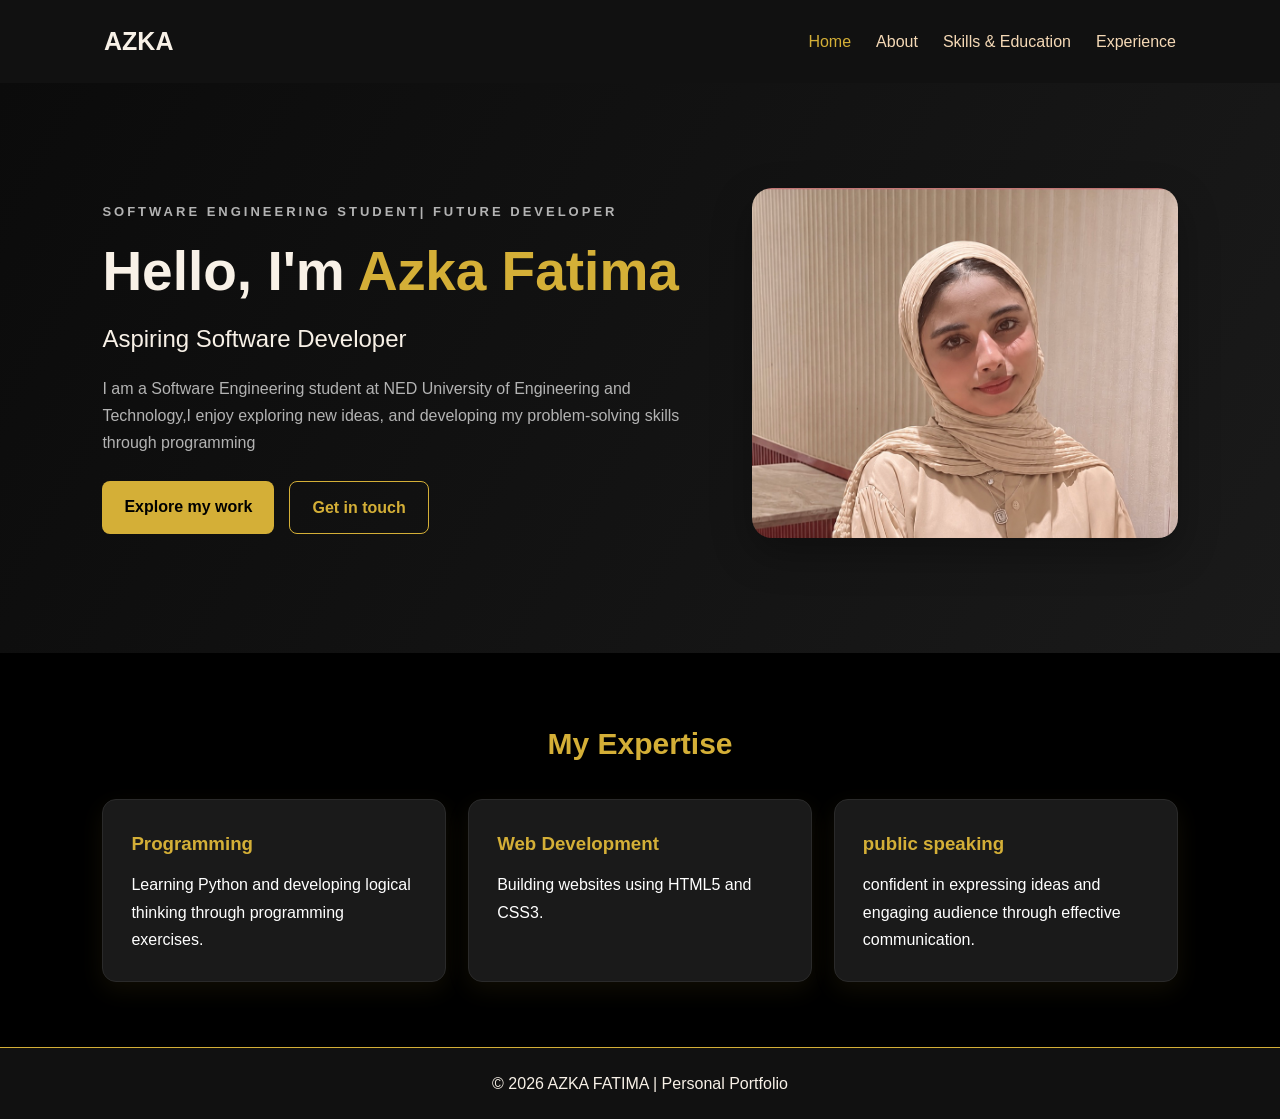
<file: index.html>
<!DOCTYPE html>
<html lang="en">
    <head>
        <meta charset="UTF-8">
        <meta name="viewport" content="width=device-width, initial-scale=1.0">
        <title>Azka| Portfolio</title>
        <link rel="stylesheet" href="style.css">
    </head>
<body>

<header>
    <nav class="navbar">
        <a href="index.html" class="logo">AZKA</a>

        <button class="menu-toggle">☰</button>

        <ul class="nav-links">
            <li><a class="active" href="index.html">Home</a></li>
            <li><a href="about.html">About</a></li>
            <li><a href="skills.html">Skills & Education</a></li>
            <li><a href="experience.html">Experience</a></li>
        </ul>
    </nav>
</header>
<section class="hero">
    <div class="hero-content">
        <p class="subtitle">SOFTWARE ENGINEERING STUDENT| FUTURE DEVELOPER</p>

        <h1>Hello, I'm <span>Azka Fatima</span></h1>
        

        <h2>Aspiring Software Developer</h2>

        <p>
            I am a Software Engineering student at NED University
            of Engineering and Technology,I enjoy exploring new ideas,
            and developing my problem-solving skills through programming
        </p>

        <div class="hero-buttons">
            <a href="about.html" class="btn">Explore my work</a>
            <a href="mailto:azkafatima2222008@gmail.com" class="btn secondary">
                Get in touch
            </a>
        </div>
    </div>

    <div class="hero-image">
        <img src="portfoliopic/IMG_3433.PNG"
             alt="Azka Fatima">
    </div>
</section>

<section class="section">
    <h2>My Expertise</h2>

    <div class="cards">
        <div class="card">
            <h3>Programming</h3>
            <p>Learning Python and developing logical thinking
            through programming exercises.</p>
        </div>

        <div class="card">
            <h3>Web Development</h3>
            <p>Building websites using HTML5 and CSS3.</p>
        </div>

        <div class="card">
            <h3>public speaking</h3>
            <p>confident in expressing ideas and engaging audience through effective communication.</p>
        </div>
    </div>
</section>

<footer>
    <p>©️ 2026 AZKA FATIMA | Personal Portfolio</p>
</footer>

<script src="script.js"></script>
</body>
</html>
</file>
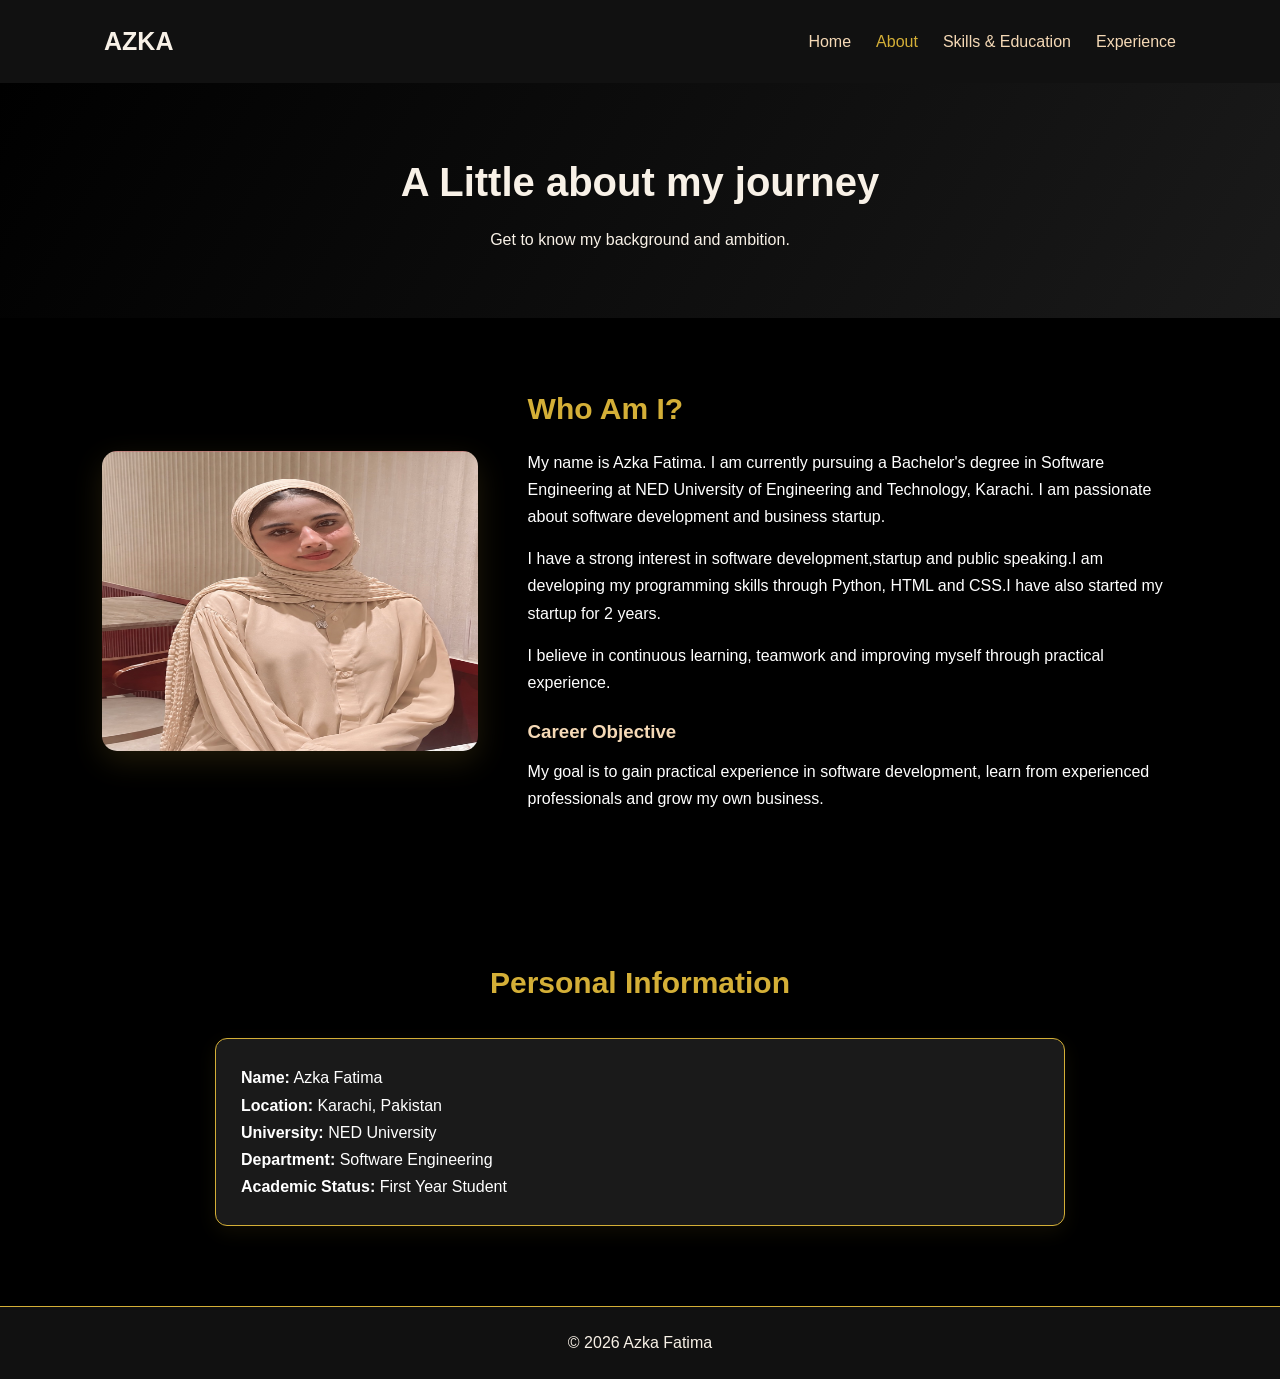
<file: about.html>
<!DOCTYPE html>
<html lang="en">
<head>
    <meta charset="UTF-8">
    <meta name="viewport" content="width=device-width, initial-scale=1.0">
    <title>About Me | Azka</title>
    <link rel="stylesheet" href="style.css">
</head>
<body>

<header>
    <nav class="navbar">
        <a href="index.html" class="logo">AZKA</a>
        <button class="menu-toggle" aria-label="Toggle menu">☰</button>
        <ul class="nav-links">
            <li><a href="index.html">Home</a></li>
            <li><a class="active" href="about.html">About</a></li>
            <li><a href="skills.html">Skills & Education</a></li>
            <li><a href="experience.html">Experience</a></li>
        </ul>
    </nav>
</header>

<section class="page-heading">
    <h1>A Little about my journey</h1>
    <p>Get to know my background and ambition.</p>
</section>

<section class="section about-section">

    <div class="about-image">
        <img src="portfoliopic/IMG_3433.PNG" alt="Azka Fatima">
    </div>

    <div class="about-content">
        <h2>Who Am I?</h2>

        <p>
            My name is Azka Fatima. I am currently pursuing
            a Bachelor's degree in Software Engineering at
            NED University of Engineering and Technology, Karachi. I am
            passionate about software development and business startup.
        </p>

        <p>
            I have a strong interest in software
            development,startup and public speaking.I am developing my programming skills
            through Python, HTML and CSS.I have also started my startup for 2 years.
        </p>

        <p>
            I believe in continuous learning, teamwork and
            improving myself through practical experience.
        </p>

        <h3>Career Objective</h3>

        <p>
            My goal is to gain practical experience in software
            development, learn from experienced professionals
            and grow my own business.
        </p>
    </div>

</section>

<section class="section">
    <h2>Personal Information</h2>

    <div class="info-box">
        <p><strong>Name:</strong> Azka Fatima</p>
        <p><strong>Location:</strong> Karachi, Pakistan</p>
        <p><strong>University:</strong> NED University</p>
        <p><strong>Department:</strong> Software Engineering</p>
        <p><strong>Academic Status:</strong> First Year Student</p>
    </div>
</section>

<footer>
    <p>©️ 2026 Azka Fatima</p>
</footer>

<script src="script.js"></script>
</body>
</html>
</file>
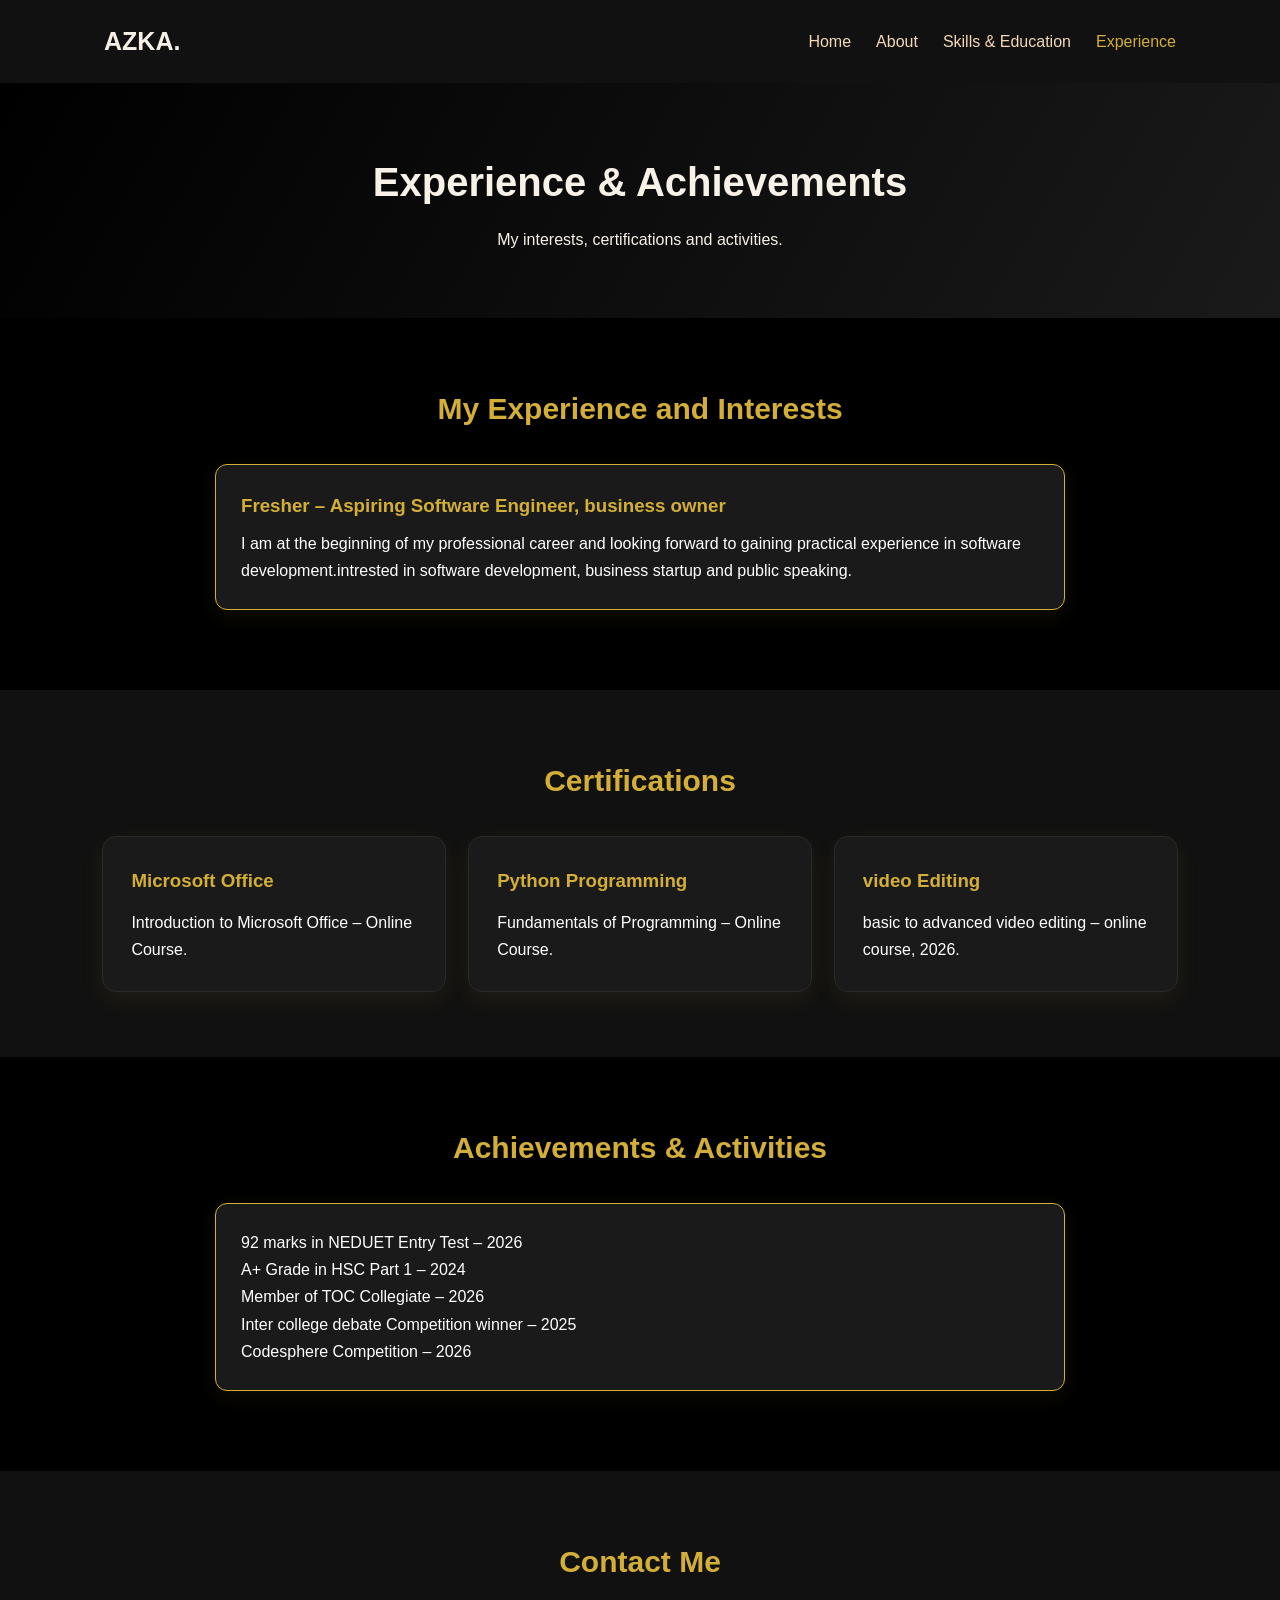
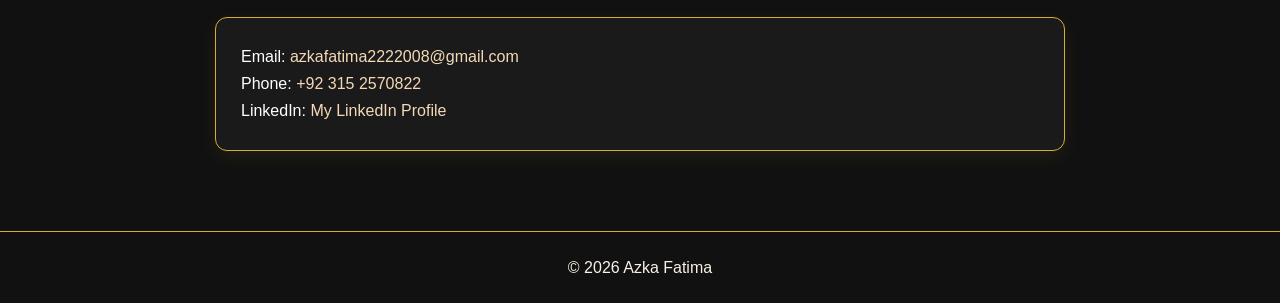
<file: experience.html>
<!DOCTYPE html>
<html lang="en">
<head>
    <meta charset="UTF-8">
    <meta name="viewport" content="width=device-width, initial-scale=1.0">
    <title>Experience | Azka</title>
    <link rel="stylesheet" href="style.css">
</head>
<body>

<header>
    <nav class="navbar">
        <a href="index.html" class="logo">AZKA.</a>
        <button class="menu-toggle" aria-label="Toggle menu">☰</button>
        <ul class="nav-links">
            <li><a href="index.html">Home</a></li>
            <li><a href="about.html">About</a></li>
            <li><a href="skills.html">Skills & Education</a></li>
            <li><a class="active" href="experience.html">Experience</a></li>
        </ul>
    </nav>
</header>

<section class="page-heading">
    <h1>Experience & Achievements</h1>
    <p>My interests, certifications and activities.</p>
</section>

<section class="section">
    <h2>My Experience and Interests</h2>

    <div class="info-box">
        <h3>Fresher – Aspiring Software Engineer, business owner</h3>
        <p>
            I am at the beginning of my professional career
            and looking forward to gaining practical experience
            in software development.intrested in software development,
             business startup and public speaking.    
        </p>
    </div>
</section>

<section class="section light">
    <h2>Certifications</h2>

    <div class="cards">
        <div class="card">
            <h3>Microsoft Office</h3>
            <p>Introduction to Microsoft Office – Online Course.</p>
        </div>

        <div class="card">
            <h3>Python Programming</h3>
            <p>Fundamentals of Programming – Online Course.</p>
        </div>

        <div class="card">
            <h3>video Editing</h3>
            <p> basic to advanced video editing – online course, 2026.</p>
        </div>
    </div>
</section>

<section class="section">
    <h2>Achievements & Activities</h2>

    <div class="info-box">
        <p>92 marks in NEDUET Entry Test – 2026</p>
        <p>A+ Grade in HSC Part 1 – 2024</p>
        <p>Member of TOC Collegiate – 2026</p>
        <p>Inter college debate Competition winner – 2025</p>
        <p>Codesphere Competition – 2026</p>
    </div>
</section>

<section class="section light">
    <h2>Contact Me</h2>

    <div class="info-box">
        <p>Email: <a href="mailto:azkafatima2222008@gmail.com">
        azkafatima2222008@gmail.com</a></p>

        <p>Phone: <a href="tel:+923152570822">
        +92 315 2570822</a></p>

        <p>LinkedIn:
        <a href="https://www.linkedin.com/in/azka-fatima-74ba6744b"
        target="_blank" rel="noopener">
        My LinkedIn Profile</a></p>
    </div>
</section>

<footer>
    <p>©️ 2026 Azka Fatima</p>
</footer>

<script src="script.js"></script>
</body>
</html>
</file>
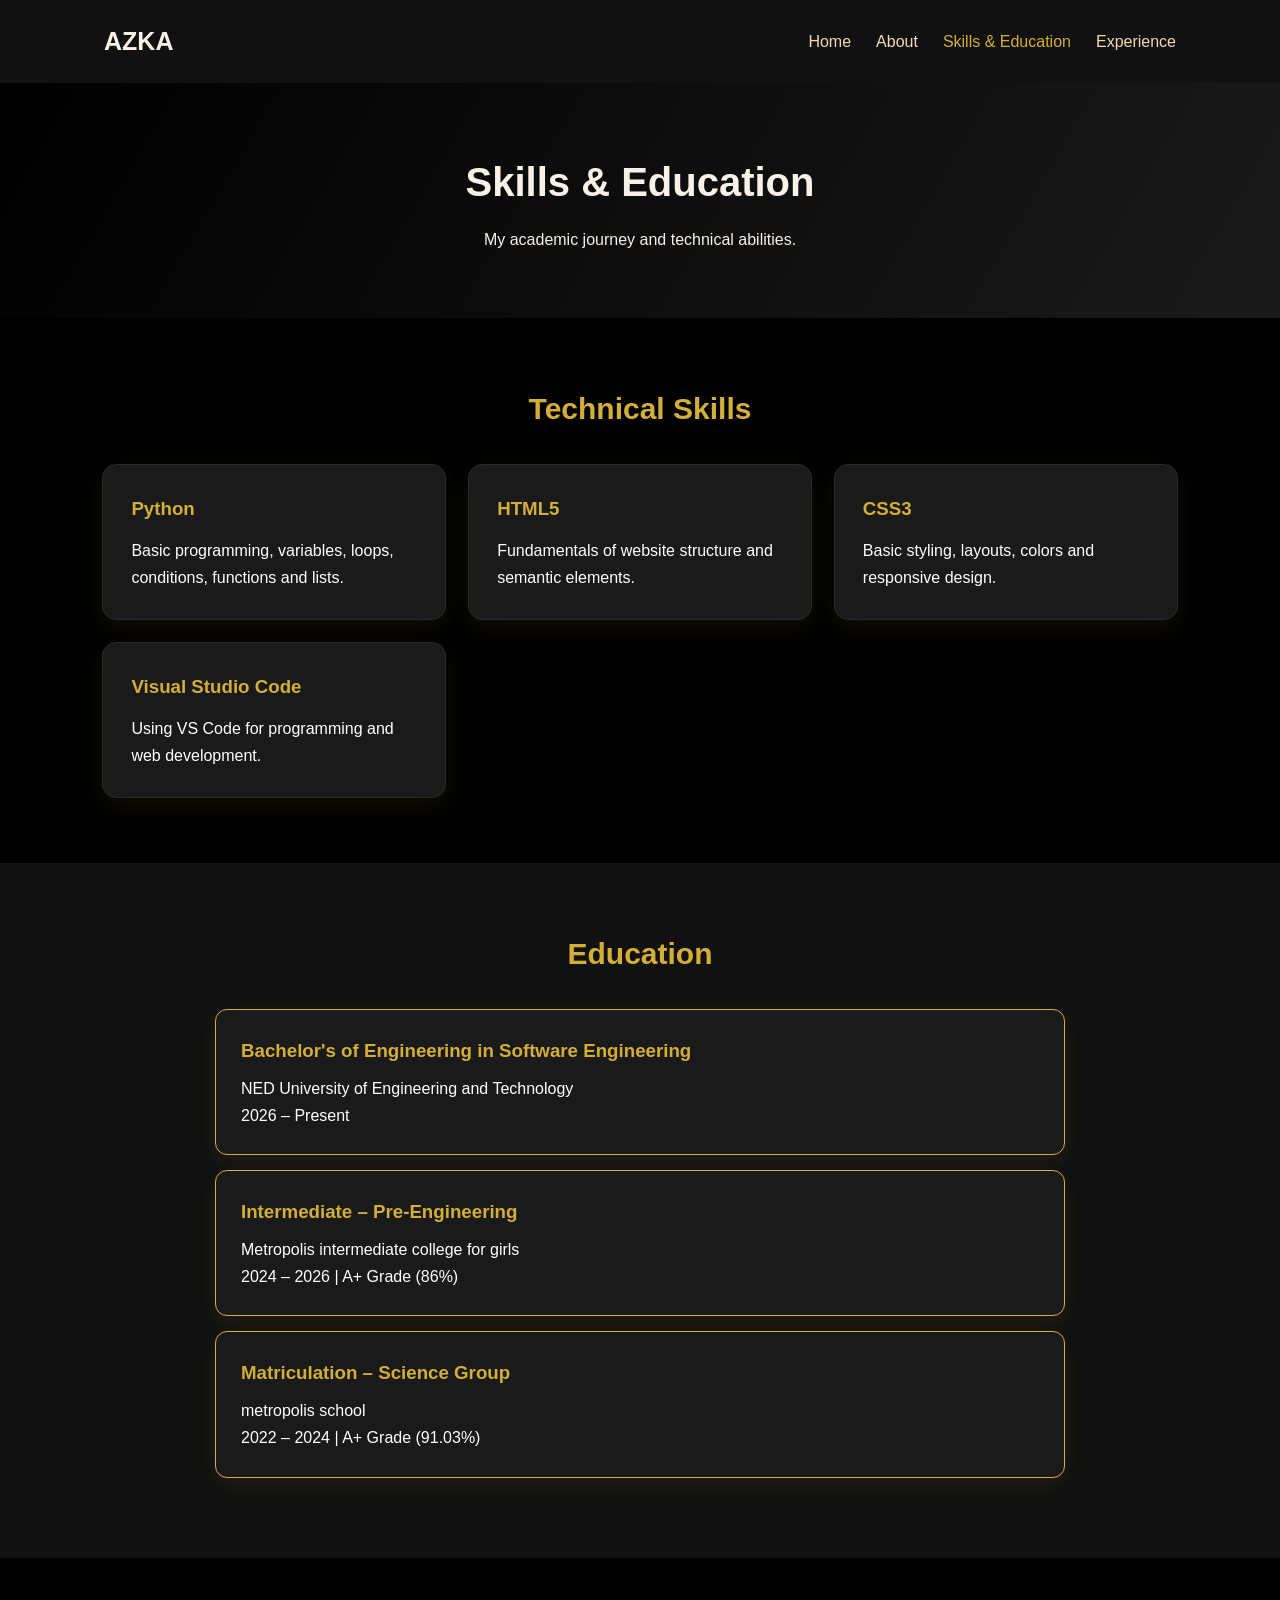
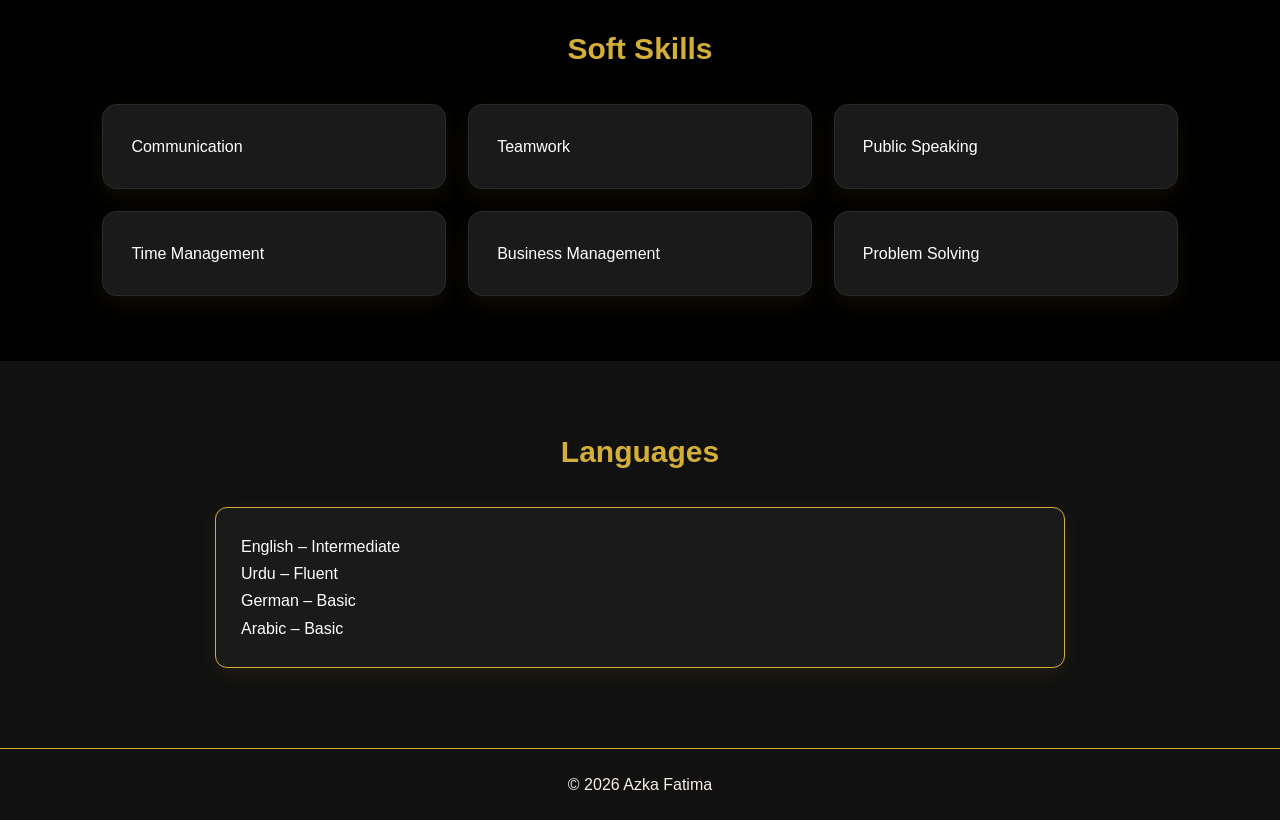
<file: skills.html>
<!DOCTYPE html>
<html lang="en">
<head>
    <meta charset="UTF-8">
    <meta name="viewport" content="width=device-width, initial-scale=1.0">
    <title>Skills & Education | Azka</title>
    <link rel="stylesheet" href="style.css">
</head>
<body>

<header>
    <nav class="navbar">
        <a href="index.html" class="logo">AZKA</a>
        <button class="menu-toggle" aria-label="Toggle menu">☰</button>
        <ul class="nav-links">
            <li><a href="index.html">Home</a></li>
            <li><a href="about.html">About</a></li>
            <li><a class="active" href="skills.html">Skills & Education</a></li>
            <li><a href="experience.html">Experience</a></li>
        </ul>
    </nav>
</header>

<section class="page-heading">
    <h1>Skills & Education</h1>
    <p>My academic journey and technical abilities.</p>
</section>

<section class="section">
    <h2>Technical Skills</h2>

    <div class="cards">
        <div class="card">
            <h3>Python</h3>
            <p>Basic programming, variables, loops,
            conditions, functions and lists.</p>
        </div>

        <div class="card">
            <h3>HTML5</h3>
            <p>Fundamentals of website structure and
            semantic elements.</p>
        </div>

        <div class="card">
            <h3>CSS3</h3>
            <p>Basic styling, layouts, colors and responsive design.</p>
        </div>

        <div class="card">
            <h3>Visual Studio Code</h3>
            <p>Using VS Code for programming and web development.</p>
        </div>
    </div>
</section>

<section class="section light">
    <h2>Education</h2>

    <div class="info-box">
        <h3>Bachelor's of Engineering in Software Engineering</h3>
        <p>NED University of Engineering and Technology</p>
        <p>2026 – Present</p>
    </div>

    <div class="info-box">
        <h3>Intermediate – Pre-Engineering</h3>
        <p>Metropolis intermediate college for girls</p>
        <p>2024 – 2026 | A+ Grade (86%)</p>
    </div>

    <div class="info-box">
        <h3>Matriculation – Science Group</h3>
        <p>metropolis school</p>
        <p>2022 – 2024 | A+ Grade (91.03%)</p>
    </div>
</section>

<section class="section">
    <h2>Soft Skills</h2>
    <div class="cards">
        <div class="card">Communication</div>
        <div class="card">Teamwork</div>
        <div class="card">Public Speaking</div>
        <div class="card">Time Management</div>
        <div class="card">Business Management</div>
        <div class="card">Problem Solving</div>
    </div>
</section>

<section class="section light">
    <h2>Languages</h2>
    <div class="info-box">
        <p>English – Intermediate</p>
        <p>Urdu – Fluent</p>
        <p>German – Basic</p>
        <p>Arabic – Basic</p>
    </div>
</section>

<footer>
    <p>©️ 2026 Azka Fatima</p>
</footer>

<script src="script.js"></script>
</body>
</html>
</file>
<file: style.css>
* {
    margin: 0;
    padding: 0;
    box-sizing: border-box;
}

html {
    scroll-behavior: smooth;
}

body {
    font-family: 'Segoe UI', Arial, sans-serif;
    background: #000000;
    color: #FFFFFF;
    line-height: 1.7;
}

/* NAVIGATION */

header {
    background: #111111;
    position: sticky;
    top: 0;
    z-index: 100;
}

.navbar {
    max-width: 1200px;
    margin: auto;
    padding: 20px 5%;
    display: flex;
    justify-content: space-between;
    align-items: center;
}

.logo {
    color:#f8f1e7;
    font-size: 25px;
    font-weight: bold;
    text-decoration: none;
}

.nav-links {
    display: flex;
    gap: 25px;
    list-style: none;
}

.nav-links a {
    color: #f5d9b6;
    text-decoration: none;
    transition: 0.3s;
}

.nav-links a:hover,
.nav-links a.active {
    color: #d4af37;
}

.menu-toggle {
    display: none;
    background: transparent;
    color: #f8f1e7;
    border: 1px solid #d4af37;
    padding: 7px 12px;
    border-radius: 6px;
    cursor: pointer;
}

/* HOME HERO */

.hero {
    min-height: 570px;
    background: linear-gradient(120deg, #0b0b0b, #1A1A1A);
    color:#f8f1e7;
    padding: 75px 8%;
    display: flex;
    justify-content: space-around;
    align-items: center;
    gap: 50px;
}

.hero-content {
    max-width: 600px;
}

.subtitle {
    color: #f8f1e7;
    letter-spacing: 3px;
    font-size: 13px;
    font-weight: bold;
}

.hero h1 {
    font-size: clamp(35px, 5vw, 55px);
    margin: 15px 0;
    line-height: 1.2;
}

.hero h1 span {
    color: #d4af37;
}

.hero h2 {
    margin-bottom: 15px;
    font-weight: 400;
}

.hero p {
    color: #b3b3b3;
}

.hero-image img {
    width: 800px;
    max-width: 100%;
    height: 350px;
    object-fit: cover;
    object-position: top;
    border: 5px solid #d4af37 rgba(255,255,255, 0.3);
    border-radius: 20px;
    box-shadow: 0 15px 40px rgba(0,0,0,.3);
}

.hero-buttons {
    display: flex;
    gap: 15px;
    flex-wrap: wrap;
    margin-top: 25px;
}

.btn {
    display: inline-block;
    padding: 12px 22px;
    background: #d4af37;
    color: #000000;
    border-radius: 8px;
    text-decoration: none;
    font-weight: bold;
    transition: 0.3s;
}

.btn:hover {
    background:#d4af37;
    transform: translateY(-3px);
}

.btn.secondary {
    background: transparent;
    border: 1px solid #d4af37;
    color:#d4af37;
}

/* PAGE HEADINGS */

.page-heading {
    background: linear-gradient(120deg, #000000, #1A1A1A);
    color: #f8f1e7;
    text-align: center;
    padding: 65px 20px;
}

.page-heading h1 {
    font-size: 40px;
    margin-bottom: 10px;
}

/* GENERAL SECTIONS */

.section {
    padding: 65px 8%;
}

.section h2 {
    text-align: center;
    color: #d4af37;
    font-size: 30px;
    margin-bottom: 30px;
}

.light {
    background: #111111;
}

/* CARDS */

.cards {
    display: grid;
    grid-template-columns: repeat(3, 1fr);
    gap: 22px;
}

.card {
    background:#1A1A1A;
    padding: 28px;
    border-radius: 14px;
    border: 1px solid #2a2a2a;
    box-shadow: 0 8px 25px rgba(212,175,55,0.08);
    transition: 0.3s;
}

.card:hover {
    transform: translateY(-7px);
    box-shadow: 0 15px 30px rgba(212,175,55,0.15);
}

.card h3 {
    color: #d4af37;
    margin-bottom: 12px;
}

/* ABOUT */

.about-section {
    display: flex;
    align-items: center;
    gap: 50px;
}

.about-image img {
    width: 700px;
    height: 300px;
    max-width: 100%;
    border-radius: 15px;
    box-shadow: 0 10px 30px rgba(212,175,55,0.15);
}

.about-content {
    max-width: 650px;
}

.about-content h2 {
    text-align: left;
    margin-bottom: 15px;
    color:#d4af37
}

.about-content h3 {
    color: #f5d9b6;
    margin: 20px 0 10px;
}

.about-content p {
    margin-bottom: 15px;
}

/* INFORMATION */

.info-box {
    max-width: 850px;
    margin: 15px auto;
    background:#1A1A1A;
    padding: 25px;
    border-radius: 12px;
    border: 1px solid #d4af37;
    box-shadow: 0 6px 20px rgba(212,175,55,0.08);
}

.info-box h3 {
    color: #d4af37;
    margin-bottom: 8px;
}

.info-box a {
    color: #f5d9b6;
    text-decoration:none;
}
.info-box a:hover {
    color:#d4af37;

}


/* FOOTER */

footer {
    background: #111111;
    color:#f8f1e7;
    text-align: center;
    padding: 22px;
    border-top: 1px solid #d4af37;
}

/* RESPONSIVE DESIGN */

@media (max-width: 850px) {

    .hero {
        flex-direction: column-reverse;
        text-align: center;
    }

    .hero-buttons {
        justify-content: center;
    }

    .about-section {
        flex-direction: column;
        text-align: center;
    }

    .about-content h2 {
        text-align: center;
    }

    .cards {
        grid-template-columns: repeat(2, 1fr);
    }
}

@media (max-width: 600px) {

    .navbar {
        flex-wrap: wrap;
    }

    .menu-toggle {
        display: block;
    }

    .nav-links {
        display: none;
        flex-direction: column;
        width: 100%;
        padding-top: 15px;
    }

    .nav-links.open {
        display: flex;
    }

    .cards {
        grid-template-columns: 1fr;
    }

    .hero {
        padding: 45px 6%;
    }

    .hero-image img {
        width: 240px;
        height: 300px;
    }

    .page-heading h1 {
        font-size: 30px;
    }

    .section {
        padding: 45px 6%;
    }
}
</file>
